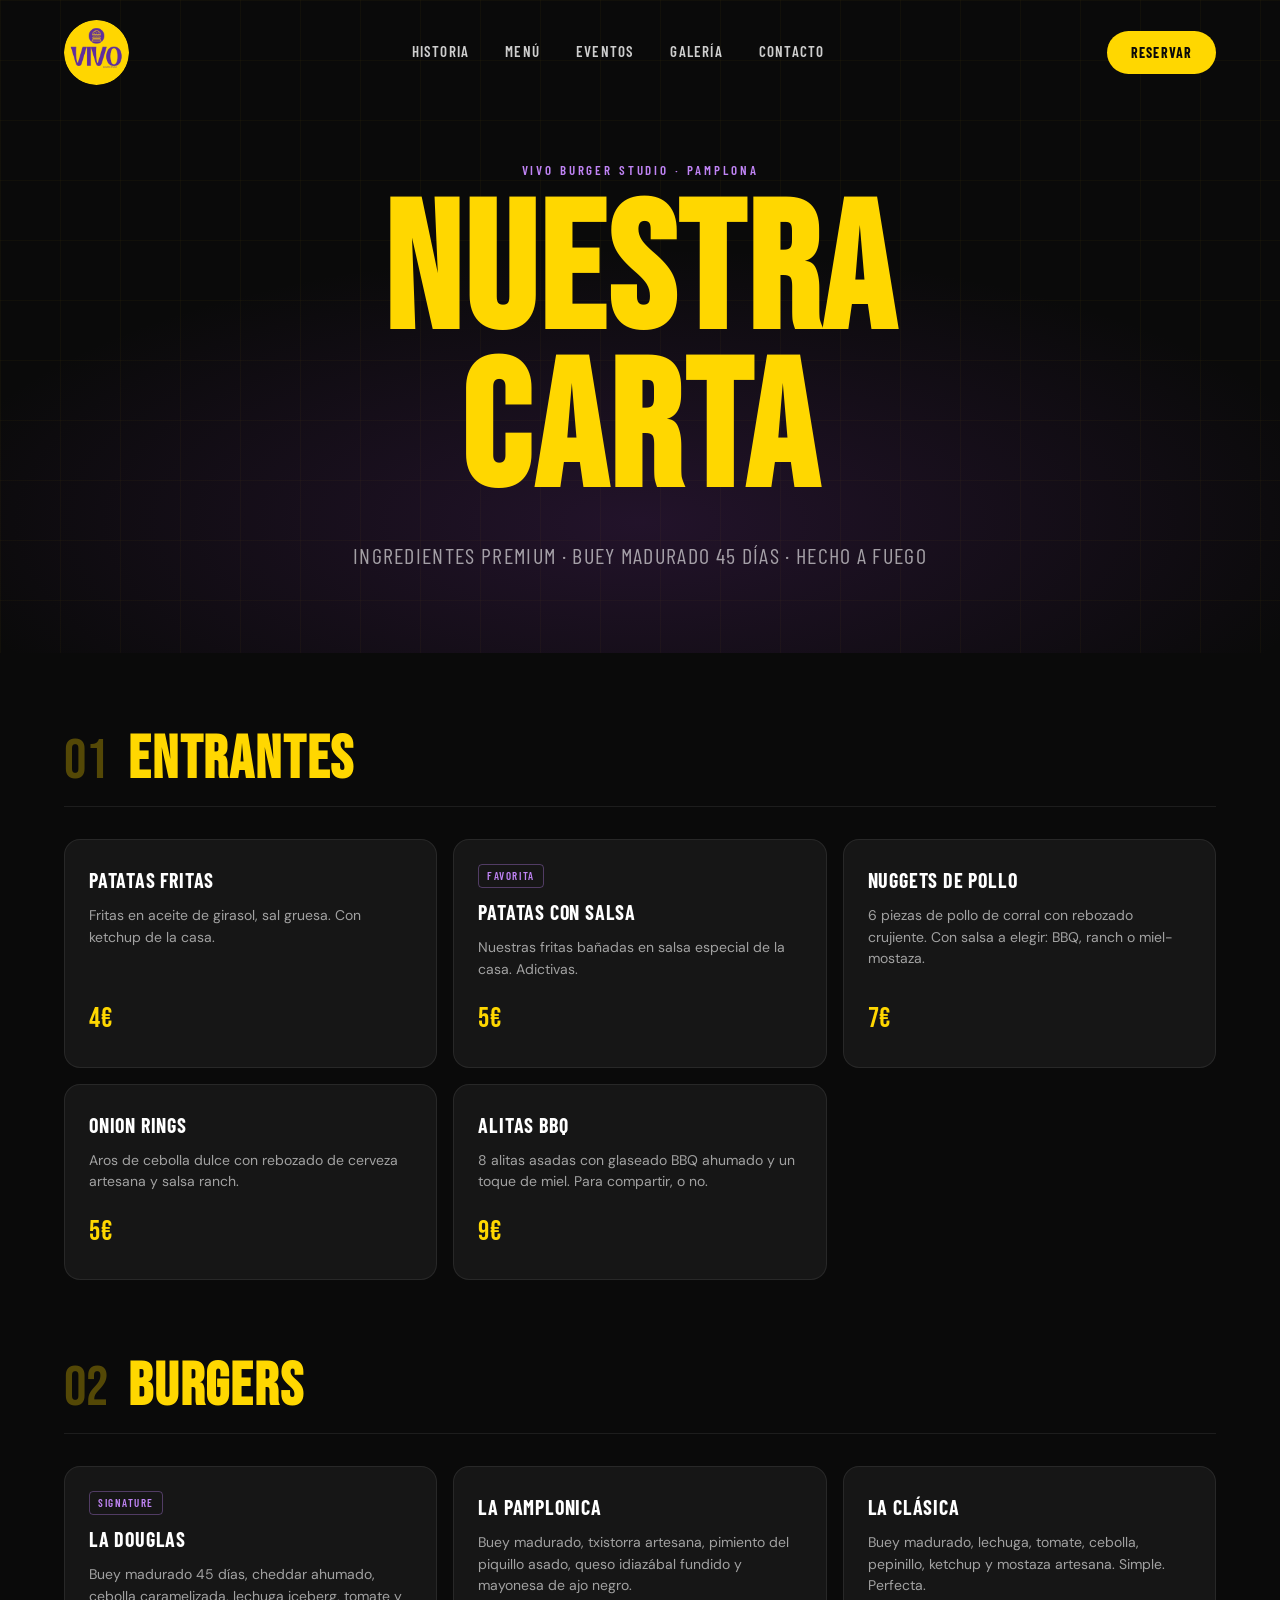
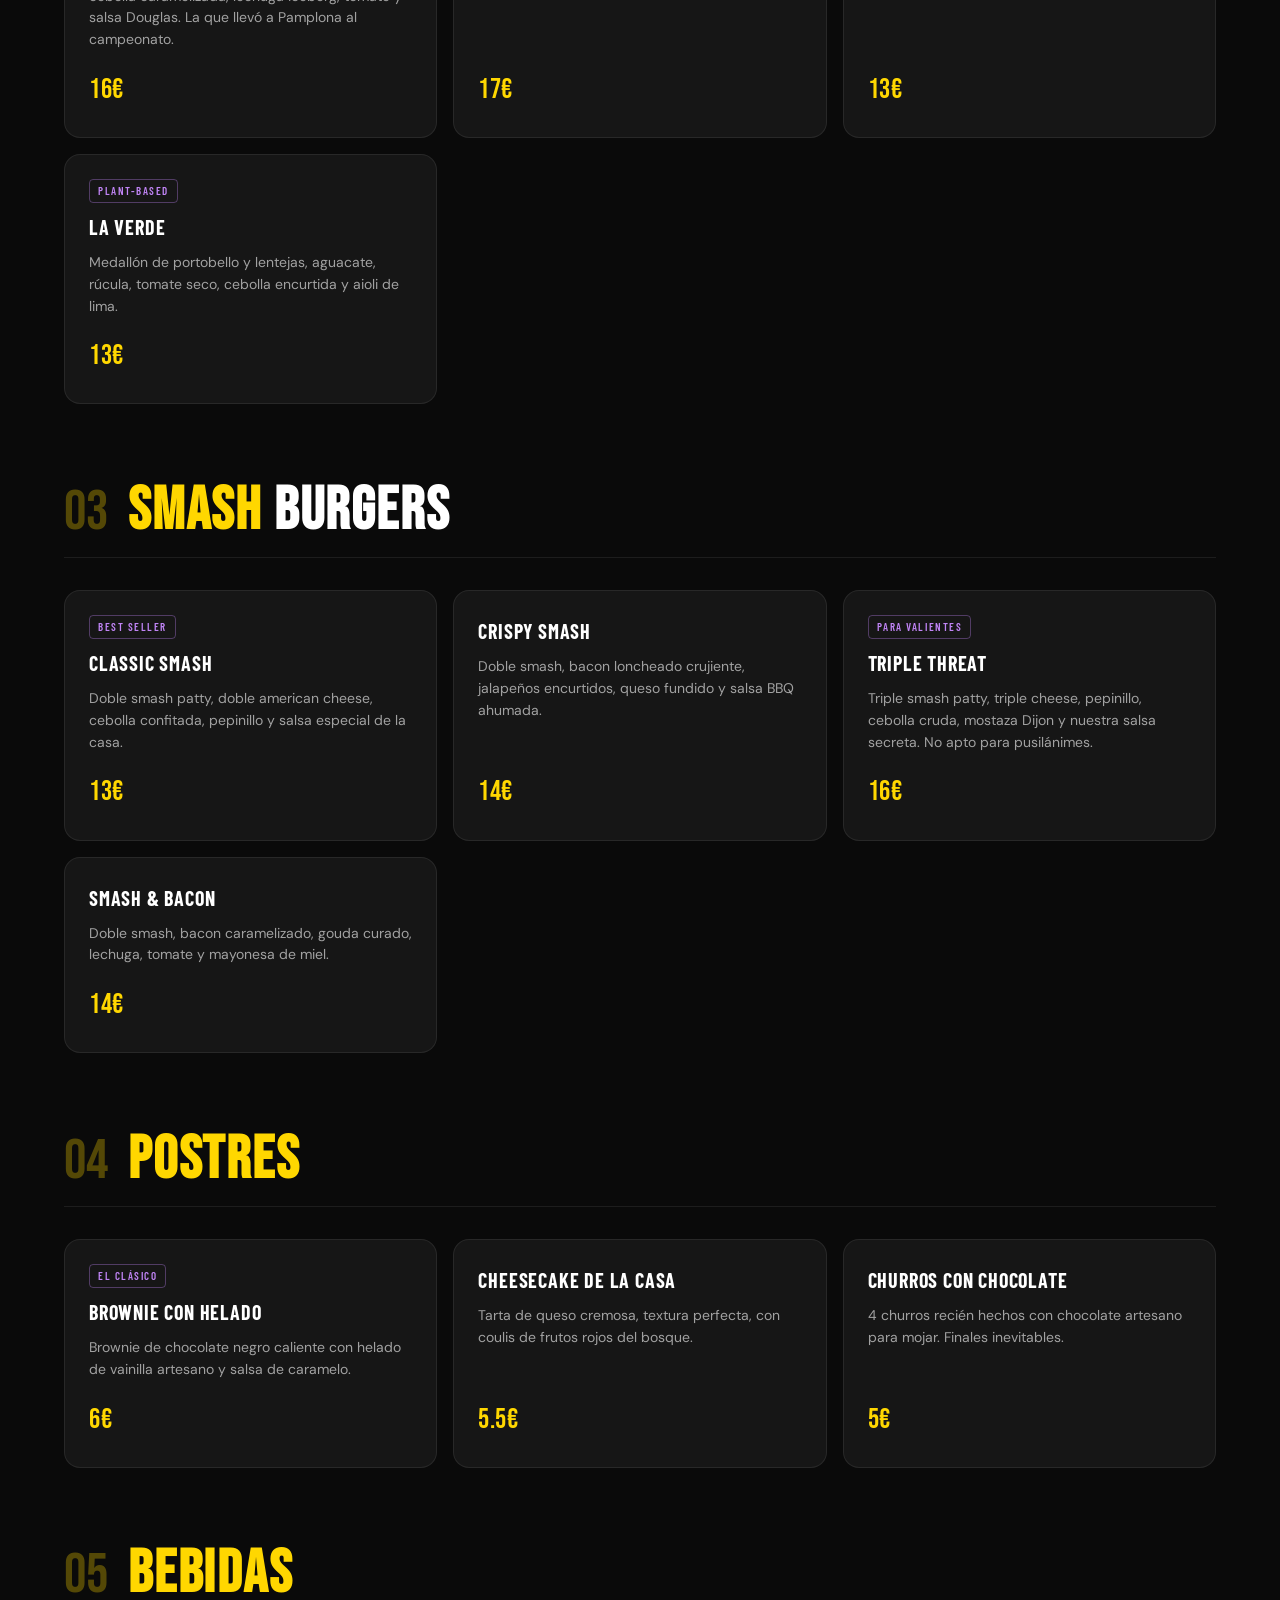
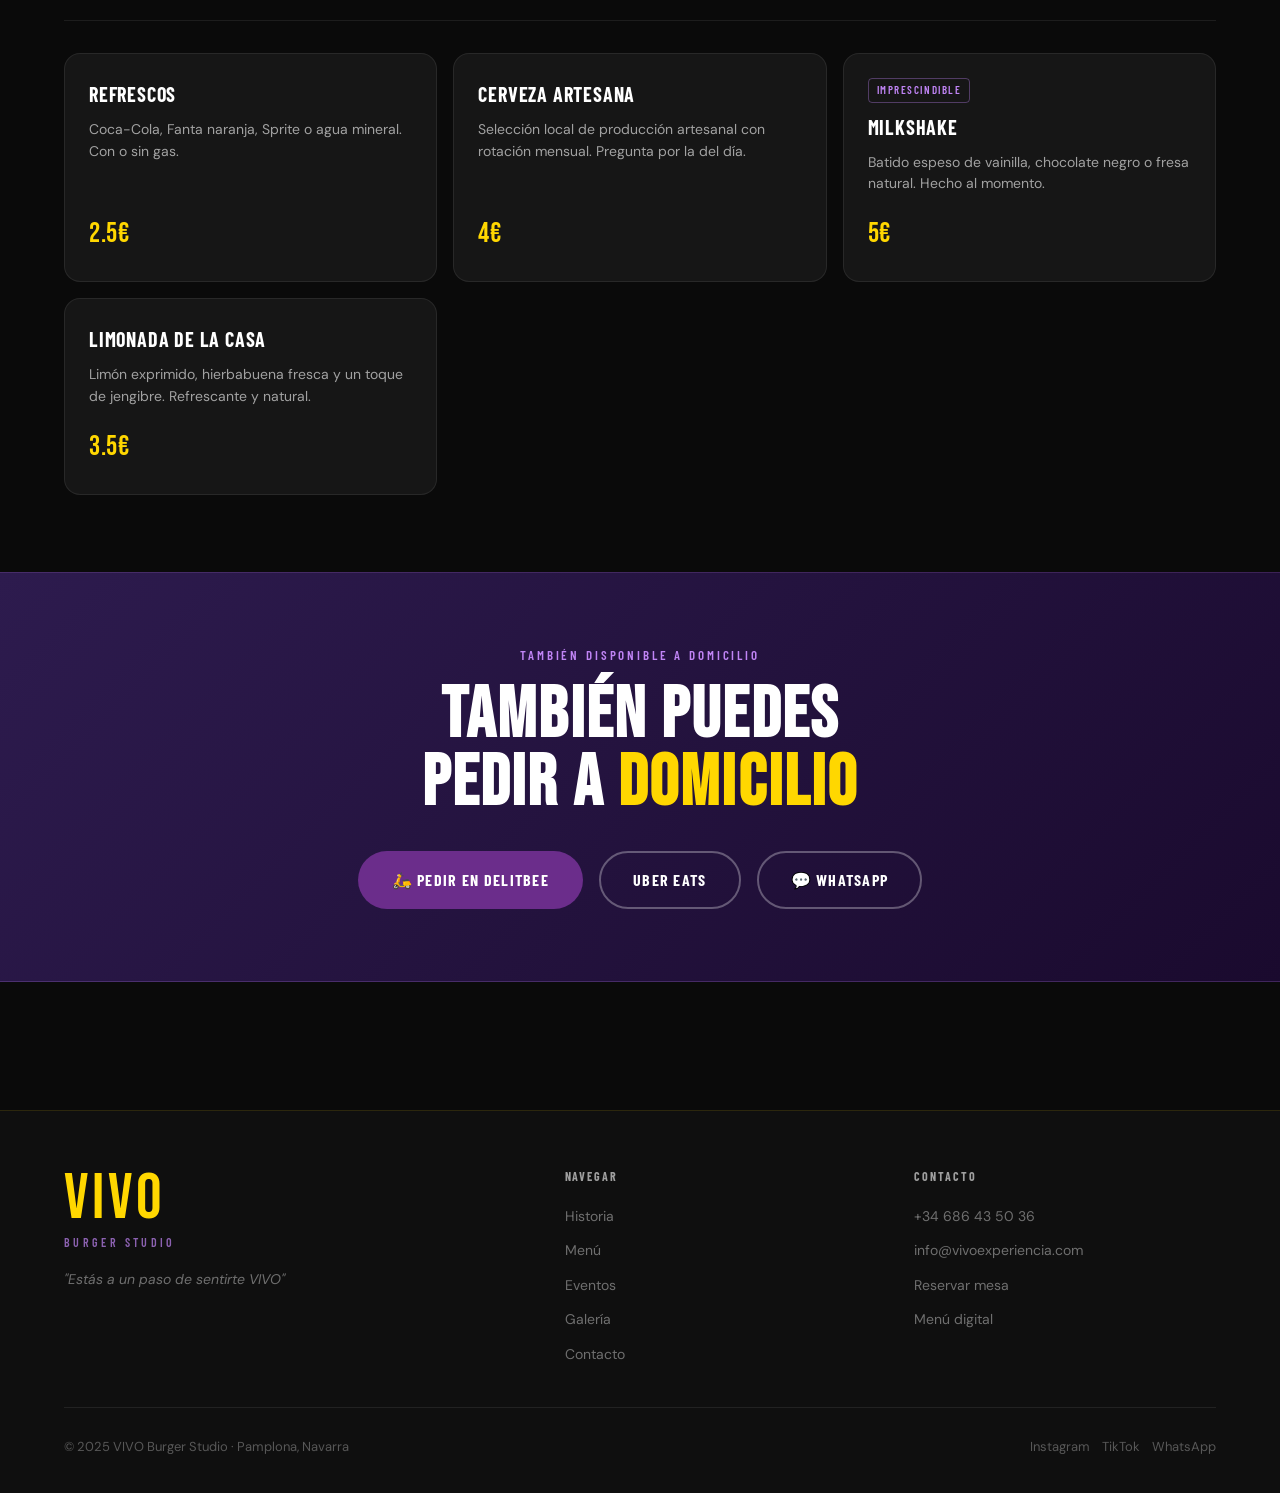
<file: menu.html>
<!DOCTYPE html>
<html lang="es">
<head>
  <meta charset="UTF-8">
  <meta name="viewport" content="width=device-width, initial-scale=1.0">
  <title>Nuestra Carta — VIVO Burger Studio · Pamplona</title>
  <meta name="description" content="La carta de VIVO Burger Studio. Burgers de buey madurado 45 días, smash burgers, entrantes, bebidas y postres. Pamplona.">
  <meta name="theme-color" content="#0a0a0a">

  <!-- Open Graph -->
  <meta property="og:title" content="Nuestra Carta — VIVO Burger Studio">
  <meta property="og:description" content="Burgers premium en Pamplona. Buey madurado 45 días, ingredientes de primera.">
  <meta property="og:type" content="website">

  <!-- Fonts -->
  <link rel="preconnect" href="https://fonts.googleapis.com">
  <link rel="preconnect" href="https://fonts.gstatic.com" crossorigin>
  <link href="https://fonts.googleapis.com/css2?family=Bebas+Neue&family=Barlow+Condensed:wght@400;600;700&family=DM+Sans:ital,wght@0,300;0,400;0,500;1,400&display=swap" rel="stylesheet">

  <link rel="icon" type="image/jpeg" href="assets/images/photo_5938214834652515578_x.jpg">
  <link rel="apple-touch-icon" href="assets/images/photo_5938214834652515578_x.jpg">

  <link rel="stylesheet" href="assets/css/styles.css">
</head>
<body>

  <!-- ── Navigation ──────────────────────────── -->
  <nav class="nav" id="nav" role="navigation" aria-label="Navegación principal">
    <a href="index.html" class="nav-logo" aria-label="VIVO Burger Studio — Inicio">
      <img src="assets/images/photo_5938214834652515578_x.jpg" alt="VIVO Burger Studio" class="nav-logo-img">
    </a>

    <ul class="nav-links" role="list">
      <li><a href="index.html#historia">Historia</a></li>
      <li><a href="menu.html" aria-current="page">Menú</a></li>
      <li><a href="index.html#eventos">Eventos</a></li>
      <li><a href="index.html#galeria">Galería</a></li>
      <li><a href="index.html#contacto">Contacto</a></li>
    </ul>

    <a href="https://restaurante.covermanager.com/vivo-burger/" target="_blank" rel="noopener" class="btn btn-yellow nav-cta">
      Reservar
    </a>

    <button class="nav-hamburger" id="hamburger" aria-label="Abrir menú" aria-expanded="false" aria-controls="mobile-nav">
      <span></span>
      <span></span>
      <span></span>
    </button>
  </nav>

  <!-- Mobile Navigation -->
  <div class="nav-mobile" id="mobile-nav" role="dialog" aria-label="Menú móvil" aria-modal="true">
    <a href="index.html#historia" class="mobile-nav-link">Historia</a>
    <a href="menu.html" class="mobile-nav-link">Menú</a>
    <a href="index.html#eventos" class="mobile-nav-link">Eventos</a>
    <a href="index.html#galeria" class="mobile-nav-link">Galería</a>
    <a href="index.html#contacto" class="mobile-nav-link">Contacto</a>
    <a href="https://restaurante.covermanager.com/vivo-burger/" target="_blank" rel="noopener" class="btn btn-yellow" style="margin-top:16px;font-size:18px;padding:16px 48px;">
      Reservar
    </a>
  </div>

  <main>

    <!-- ── Mini Hero ─────────────────────────── -->
    <section class="menu-hero" aria-label="Nuestra carta">
      <div class="menu-hero-inner">
        <p class="menu-hero-label">VIVO Burger Studio · Pamplona</p>
        <h1 class="menu-hero-title">NUESTRA<br>CARTA</h1>
        <p class="menu-hero-sub">Ingredientes premium · Buey madurado 45 días · Hecho a fuego</p>
      </div>
    </section>

    <!-- ── Carta ──────────────────────────────── -->
    <section class="carta" aria-label="Carta completa">

      <!-- 01 · Entrantes -->
      <div class="carta-category">
        <header class="category-header">
          <span class="category-number">01</span>
          <h2 class="category-name"><span>Entrantes</span></h2>
        </header>
        <div class="dish-grid">

          <article class="dish-card">
            <p class="dish-name">Patatas Fritas</p>
            <p class="dish-desc">Fritas en aceite de girasol, sal gruesa. Con ketchup de la casa.</p>
            <p class="dish-price">4€</p>
          </article>

          <article class="dish-card">
            <span class="dish-badge">Favorita</span>
            <p class="dish-name">Patatas con Salsa</p>
            <p class="dish-desc">Nuestras fritas bañadas en salsa especial de la casa. Adictivas.</p>
            <p class="dish-price">5€</p>
          </article>

          <article class="dish-card">
            <p class="dish-name">Nuggets de Pollo</p>
            <p class="dish-desc">6 piezas de pollo de corral con rebozado crujiente. Con salsa a elegir: BBQ, ranch o miel-mostaza.</p>
            <p class="dish-price">7€</p>
          </article>

          <article class="dish-card">
            <p class="dish-name">Onion Rings</p>
            <p class="dish-desc">Aros de cebolla dulce con rebozado de cerveza artesana y salsa ranch.</p>
            <p class="dish-price">5€</p>
          </article>

          <article class="dish-card">
            <p class="dish-name">Alitas BBQ</p>
            <p class="dish-desc">8 alitas asadas con glaseado BBQ ahumado y un toque de miel. Para compartir, o no.</p>
            <p class="dish-price">9€</p>
          </article>

        </div>
      </div>

      <!-- 02 · Burgers -->
      <div class="carta-category">
        <header class="category-header">
          <span class="category-number">02</span>
          <h2 class="category-name"><span>Burgers</span></h2>
        </header>
        <div class="dish-grid">

          <article class="dish-card">
            <span class="dish-badge">Signature</span>
            <p class="dish-name">La Douglas</p>
            <p class="dish-desc">Buey madurado 45 días, cheddar ahumado, cebolla caramelizada, lechuga iceberg, tomate y salsa Douglas. La que llevó a Pamplona al campeonato.</p>
            <p class="dish-price">16€</p>
          </article>

          <article class="dish-card">
            <p class="dish-name">La Pamplonica</p>
            <p class="dish-desc">Buey madurado, txistorra artesana, pimiento del piquillo asado, queso idiazábal fundido y mayonesa de ajo negro.</p>
            <p class="dish-price">17€</p>
          </article>

          <article class="dish-card">
            <p class="dish-name">La Clásica</p>
            <p class="dish-desc">Buey madurado, lechuga, tomate, cebolla, pepinillo, ketchup y mostaza artesana. Simple. Perfecta.</p>
            <p class="dish-price">13€</p>
          </article>

          <article class="dish-card">
            <span class="dish-badge">Plant-based</span>
            <p class="dish-name">La Verde</p>
            <p class="dish-desc">Medallón de portobello y lentejas, aguacate, rúcula, tomate seco, cebolla encurtida y aioli de lima.</p>
            <p class="dish-price">13€</p>
          </article>

        </div>
      </div>

      <!-- 03 · Smash Burgers -->
      <div class="carta-category">
        <header class="category-header">
          <span class="category-number">03</span>
          <h2 class="category-name"><span>Smash</span> Burgers</h2>
        </header>
        <div class="dish-grid">

          <article class="dish-card">
            <span class="dish-badge">Best seller</span>
            <p class="dish-name">Classic Smash</p>
            <p class="dish-desc">Doble smash patty, doble american cheese, cebolla confitada, pepinillo y salsa especial de la casa.</p>
            <p class="dish-price">13€</p>
          </article>

          <article class="dish-card">
            <p class="dish-name">Crispy Smash</p>
            <p class="dish-desc">Doble smash, bacon loncheado crujiente, jalapeños encurtidos, queso fundido y salsa BBQ ahumada.</p>
            <p class="dish-price">14€</p>
          </article>

          <article class="dish-card">
            <span class="dish-badge">Para valientes</span>
            <p class="dish-name">Triple Threat</p>
            <p class="dish-desc">Triple smash patty, triple cheese, pepinillo, cebolla cruda, mostaza Dijon y nuestra salsa secreta. No apto para pusilánimes.</p>
            <p class="dish-price">16€</p>
          </article>

          <article class="dish-card">
            <p class="dish-name">Smash & Bacon</p>
            <p class="dish-desc">Doble smash, bacon caramelizado, gouda curado, lechuga, tomate y mayonesa de miel.</p>
            <p class="dish-price">14€</p>
          </article>

        </div>
      </div>

      <!-- 04 · Postres -->
      <div class="carta-category">
        <header class="category-header">
          <span class="category-number">04</span>
          <h2 class="category-name"><span>Postres</span></h2>
        </header>
        <div class="dish-grid">

          <article class="dish-card">
            <span class="dish-badge">El clásico</span>
            <p class="dish-name">Brownie con Helado</p>
            <p class="dish-desc">Brownie de chocolate negro caliente con helado de vainilla artesano y salsa de caramelo.</p>
            <p class="dish-price">6€</p>
          </article>

          <article class="dish-card">
            <p class="dish-name">Cheesecake de la Casa</p>
            <p class="dish-desc">Tarta de queso cremosa, textura perfecta, con coulis de frutos rojos del bosque.</p>
            <p class="dish-price">5.5€</p>
          </article>

          <article class="dish-card">
            <p class="dish-name">Churros con Chocolate</p>
            <p class="dish-desc">4 churros recién hechos con chocolate artesano para mojar. Finales inevitables.</p>
            <p class="dish-price">5€</p>
          </article>

        </div>
      </div>

      <!-- 05 · Bebidas -->
      <div class="carta-category">
        <header class="category-header">
          <span class="category-number">05</span>
          <h2 class="category-name"><span>Bebidas</span></h2>
        </header>
        <div class="dish-grid">

          <article class="dish-card">
            <p class="dish-name">Refrescos</p>
            <p class="dish-desc">Coca-Cola, Fanta naranja, Sprite o agua mineral. Con o sin gas.</p>
            <p class="dish-price">2.5€</p>
          </article>

          <article class="dish-card">
            <p class="dish-name">Cerveza Artesana</p>
            <p class="dish-desc">Selección local de producción artesanal con rotación mensual. Pregunta por la del día.</p>
            <p class="dish-price">4€</p>
          </article>

          <article class="dish-card">
            <span class="dish-badge">Imprescindible</span>
            <p class="dish-name">Milkshake</p>
            <p class="dish-desc">Batido espeso de vainilla, chocolate negro o fresa natural. Hecho al momento.</p>
            <p class="dish-price">5€</p>
          </article>

          <article class="dish-card">
            <p class="dish-name">Limonada de la Casa</p>
            <p class="dish-desc">Limón exprimido, hierbabuena fresca y un toque de jengibre. Refrescante y natural.</p>
            <p class="dish-price">3.5€</p>
          </article>

        </div>
      </div>

      <!-- Banner Delivery -->
      <div class="delivery-banner">
        <p class="delivery-banner-label">También disponible a domicilio</p>
        <h2 class="delivery-banner-title">TAMBIÉN PUEDES<br>PEDIR A <span>DOMICILIO</span></h2>
        <div class="delivery-banner-actions">
          <!-- SUSTITUIR por enlace de Delitbee cuando esté disponible -->
          <a href="#" target="_blank" rel="noopener" class="btn btn-purple">
            🛵 Pedir en Delitbee
          </a>
          <a href="https://www.ubereats.com/es/store/vivo-burger/3-VKvA9oWkqchiAltjQ9Mw"
             target="_blank" rel="noopener" class="btn btn-outline">
            Uber Eats
          </a>
          <a href="https://wa.me/34686435036?text=Hola!%20Quiero%20hacer%20un%20pedido%20de%20VIVO%20Burger"
             target="_blank" rel="noopener" class="btn btn-outline">
            💬 WhatsApp
          </a>
        </div>
      </div>

    </section>

  </main>

  <!-- ── Footer ─────────────────────────────── -->
  <footer class="footer" role="contentinfo">
    <div class="footer-inner">
      <div class="footer-brand">
        <div class="vivo">VIVO</div>
        <div class="burger-studio">Burger Studio</div>
        <p class="footer-tagline">"Estás a un paso de sentirte VIVO"</p>
      </div>

      <div>
        <p class="footer-col-title">Navegar</p>
        <ul class="footer-links" role="list">
          <li><a href="index.html#historia">Historia</a></li>
          <li><a href="menu.html">Menú</a></li>
          <li><a href="index.html#eventos">Eventos</a></li>
          <li><a href="index.html#galeria">Galería</a></li>
          <li><a href="index.html#contacto">Contacto</a></li>
        </ul>
      </div>

      <div>
        <p class="footer-col-title">Contacto</p>
        <ul class="footer-links" role="list">
          <li><a href="tel:+34686435036">+34 686 43 50 36</a></li>
          <li><a href="mailto:info@vivoexperiencia.com">info@vivoexperiencia.com</a></li>
          <li><a href="https://restaurante.covermanager.com/vivo-burger/" target="_blank" rel="noopener">Reservar mesa</a></li>
          <li><a href="https://r.qamarero.com/vivo-burger" target="_blank" rel="noopener">Menú digital</a></li>
        </ul>
      </div>
    </div>

    <div class="footer-bottom">
      <p class="footer-copy">© 2025 VIVO Burger Studio · Pamplona, Navarra</p>
      <div class="footer-bottom-socials">
        <a href="https://www.instagram.com/vivoburger/" target="_blank" rel="noopener" aria-label="Instagram">Instagram</a>
        <a href="https://www.tiktok.com/@vivo.burger" target="_blank" rel="noopener" aria-label="TikTok">TikTok</a>
        <a href="https://wa.me/34686435036" target="_blank" rel="noopener" aria-label="WhatsApp">WhatsApp</a>
      </div>
    </div>
  </footer>

  <script src="assets/js/main.js" defer></script>
</body>
</html>
</file>
<file: assets/css/styles.css>
/* ================================================
   VIVO BURGER STUDIO — Stylesheet
   Design: Dark/Yellow/Purple — Premium Street Food
================================================ */

/* ── Design Tokens ─────────────────────────────── */
:root {
  /* Colors */
  --yellow:       #FFD700;
  --yellow-dark:  #E6C200;
  --yellow-dim:   rgba(255, 215, 0, 0.10);
  --yellow-glow:  rgba(255, 215, 0, 0.22);
  --yellow-glow2: rgba(255, 215, 0, 0.08);
  --purple:       #6B21A8;
  --purple-light: #9333EA;
  --purple-dark:  #4A1775;
  --purple-dim:   rgba(107, 33, 168, 0.20);
  --black:        #0a0a0a;
  --black-1:      #0f0f0f;
  --black-2:      #161616;
  --black-3:      #1e1e1e;
  --black-4:      #252525;
  --white:        #FFFFFF;
  --white-80:     rgba(255, 255, 255, 0.80);
  --white-60:     rgba(255, 255, 255, 0.60);
  --white-30:     rgba(255, 255, 255, 0.30);
  --white-10:     rgba(255, 255, 255, 0.08);
  --white-40:     rgba(255, 255, 255, 0.40);

  /* Typography */
  --font-display:   'Bebas Neue', sans-serif;
  --font-condensed: 'Barlow Condensed', sans-serif;
  --font-body:      'DM Sans', sans-serif;

  /* Layout */
  --max-width:          1280px;
  --container-px:       clamp(20px, 5vw, 80px);
  --section-py:         clamp(80px, 10vw, 130px);

  /* Easing (Emil Design Engineering) */
  --ease-out:     cubic-bezier(0.23, 1, 0.32, 1);
  --ease-in-out:  cubic-bezier(0.77, 0, 0.175, 1);

  /* Radii */
  --r-sm:  4px;
  --r-md:  8px;
  --r-lg:  16px;
  --r-xl:  24px;
  --r-pill: 100px;
}

/* ── Reset & Base ───────────────────────────────── */
*, *::before, *::after { box-sizing: border-box; margin: 0; padding: 0; }

html {
  scroll-behavior: smooth;
  font-size: 16px;
  -webkit-text-size-adjust: 100%;
}

body {
  background: var(--black);
  color: var(--white);
  font-family: var(--font-body);
  font-weight: 400;
  line-height: 1.65;
  overflow-x: hidden;
  -webkit-font-smoothing: antialiased;
}

img {
  display: block;
  max-width: 100%;
  height: auto;
}

a {
  color: inherit;
  text-decoration: none;
}

ul { list-style: none; }

button {
  cursor: pointer;
  border: none;
  background: none;
  font: inherit;
}

/* ── Utility ─────────────────────────────────── */
.container {
  max-width: var(--max-width);
  margin: 0 auto;
  padding: 0 var(--container-px);
}

.section-label {
  display: inline-flex;
  align-items: center;
  gap: 10px;
  font-family: var(--font-condensed);
  font-weight: 600;
  font-size: 13px;
  letter-spacing: 0.14em;
  text-transform: uppercase;
  color: var(--yellow);
  margin-bottom: 18px;
}

.section-label::before {
  content: '';
  width: 28px;
  height: 2px;
  background: var(--yellow);
  flex-shrink: 0;
}

.section-title {
  font-family: var(--font-display);
  font-size: clamp(56px, 8vw, 110px);
  line-height: 0.92;
  letter-spacing: 0.01em;
  text-transform: uppercase;
  color: var(--white);
}

.section-title span {
  color: var(--yellow);
}

.section-desc {
  font-family: var(--font-body);
  font-size: clamp(16px, 1.8vw, 18px);
  color: var(--white-60);
  line-height: 1.7;
  max-width: 560px;
}

/* ── Scroll Reveal Animations ────────────────── */
.reveal {
  opacity: 0;
  transform: translateY(28px);
  transition: opacity 650ms var(--ease-out), transform 650ms var(--ease-out);
}

.reveal.visible {
  opacity: 1;
  transform: translateY(0);
}

.reveal-left {
  opacity: 0;
  transform: translateX(-30px);
  transition: opacity 650ms var(--ease-out), transform 650ms var(--ease-out);
}

.reveal-left.visible {
  opacity: 1;
  transform: translateX(0);
}

.reveal-right {
  opacity: 0;
  transform: translateX(30px);
  transition: opacity 650ms var(--ease-out), transform 650ms var(--ease-out);
}

.reveal-right.visible {
  opacity: 1;
  transform: translateX(0);
}

.reveal-delay-1 { transition-delay: 80ms; }
.reveal-delay-2 { transition-delay: 160ms; }
.reveal-delay-3 { transition-delay: 240ms; }
.reveal-delay-4 { transition-delay: 320ms; }
.reveal-delay-5 { transition-delay: 400ms; }

@media (prefers-reduced-motion: reduce) {
  .reveal, .reveal-left, .reveal-right {
    transition: opacity 400ms ease;
    transform: none !important;
  }
}

/* ── Buttons ─────────────────────────────────── */
.btn {
  display: inline-flex;
  align-items: center;
  justify-content: center;
  gap: 8px;
  font-family: var(--font-condensed);
  font-weight: 700;
  font-size: 16px;
  letter-spacing: 0.08em;
  text-transform: uppercase;
  padding: 14px 32px;
  border-radius: var(--r-pill);
  cursor: pointer;
  transition: transform 200ms var(--ease-out), box-shadow 200ms var(--ease-out), background 200ms ease;
}

.btn:active {
  transform: scale(0.97);
}

.btn-yellow {
  background: var(--yellow);
  color: var(--black);
}

@media (hover: hover) and (pointer: fine) {
  .btn-yellow:hover {
    background: var(--yellow-dark);
    box-shadow: 0 8px 32px var(--yellow-glow);
    transform: translateY(-2px);
  }
}

.btn-outline {
  background: transparent;
  color: var(--white);
  border: 2px solid var(--white-30);
}

.hero-ctas .btn-outline {
  color: #c084f5;
  border-color: #c084f5;
}

@media (hover: hover) and (pointer: fine) {
  .btn-outline:hover {
    border-color: var(--yellow);
    color: var(--yellow);
    transform: translateY(-2px);
  }
}

.btn-purple {
  background: var(--purple);
  color: var(--white);
}

@media (hover: hover) and (pointer: fine) {
  .btn-purple:hover {
    background: var(--purple-light);
    box-shadow: 0 8px 32px var(--purple-dim);
    transform: translateY(-2px);
  }
}

.btn-dark {
  background: var(--black-3);
  color: var(--white);
  border: 1px solid var(--white-10);
}

@media (hover: hover) and (pointer: fine) {
  .btn-dark:hover {
    background: var(--black-4);
    border-color: var(--yellow);
    color: var(--yellow);
    transform: translateY(-2px);
  }
}

/* ── Navigation ──────────────────────────────── */
.nav {
  position: fixed;
  top: 0;
  left: 0;
  right: 0;
  z-index: 100;
  padding: 20px var(--container-px);
  display: flex;
  align-items: center;
  justify-content: space-between;
  transition: background 300ms ease, backdrop-filter 300ms ease, padding 300ms ease, box-shadow 300ms ease;
}

.nav.scrolled {
  background: rgba(10, 10, 10, 0.92);
  backdrop-filter: blur(20px);
  -webkit-backdrop-filter: blur(20px);
  padding-top: 14px;
  padding-bottom: 14px;
  box-shadow: 0 1px 0 var(--white-10);
}

.nav-logo {
  display: flex;
  align-items: center;
}

.nav-logo-img {
  height: 65px;
  width: auto;
  object-fit: contain;
  display: block;
  border-radius: 50%;
}

.nav-links {
  display: flex;
  align-items: center;
  gap: 36px;
}

.nav-links a {
  font-family: var(--font-condensed);
  font-weight: 600;
  font-size: 15px;
  letter-spacing: 0.08em;
  text-transform: uppercase;
  color: var(--white-80);
  transition: color 200ms ease;
  position: relative;
}

.nav-links a::after {
  content: '';
  position: absolute;
  bottom: -3px;
  left: 0;
  width: 0;
  height: 2px;
  background: var(--yellow);
  transition: width 250ms var(--ease-out);
}

@media (hover: hover) and (pointer: fine) {
  .nav-links a:hover {
    color: var(--yellow);
  }
  .nav-links a:hover::after {
    width: 100%;
  }
}

.nav-cta {
  padding: 10px 24px;
  font-size: 14px;
}

/* Hamburger */
.nav-hamburger {
  display: none;
  flex-direction: column;
  gap: 5px;
  padding: 8px;
  cursor: pointer;
  background: none;
  border: none;
  z-index: 101;
}

.nav-hamburger span {
  display: block;
  width: 24px;
  height: 2px;
  background: var(--white);
  transition: transform 300ms var(--ease-out), opacity 200ms ease, width 300ms var(--ease-out);
  transform-origin: center;
}

.nav-hamburger.active span:nth-child(1) {
  transform: translateY(7px) rotate(45deg);
}
.nav-hamburger.active span:nth-child(2) {
  opacity: 0;
  width: 0;
}
.nav-hamburger.active span:nth-child(3) {
  transform: translateY(-7px) rotate(-45deg);
}

/* Mobile menu overlay */
.nav-mobile {
  position: fixed;
  inset: 0;
  background: var(--black);
  z-index: 99;
  display: flex;
  flex-direction: column;
  align-items: center;
  justify-content: center;
  gap: 40px;
  opacity: 0;
  pointer-events: none;
  transform: translateY(-20px);
  transition: opacity 350ms var(--ease-out), transform 350ms var(--ease-out);
}

.nav-mobile.open {
  opacity: 1;
  pointer-events: all;
  transform: translateY(0);
}

.nav-mobile a {
  font-family: var(--font-display);
  font-size: clamp(36px, 8vw, 56px);
  color: var(--white);
  letter-spacing: 0.05em;
  transition: color 200ms ease;
}

@media (hover: hover) and (pointer: fine) {
  .nav-mobile a:hover {
    color: var(--yellow);
  }
}

/* ── Hero Section ───────────────────────────── */
.hero {
  position: relative;
  min-height: 100vh;
  display: flex;
  align-items: center;
  justify-content: center;
  background: var(--black);
  overflow: hidden;
}

/* Subtle noise overlay for cinematic texture */
.hero::before {
  content: '';
  position: absolute;
  inset: 0;
  background-image:
    linear-gradient(rgba(255,215,0,0.025) 1px, transparent 1px),
    linear-gradient(90deg, rgba(255,215,0,0.025) 1px, transparent 1px);
  background-size: 80px 80px;
  transform: rotate(-3deg) scale(1.3);
  pointer-events: none;
  z-index: 1;
}

/* Dark gradient over photo */
.hero::after {
  content: '';
  position: absolute;
  inset: 0;
  background:
    radial-gradient(ellipse 80% 60% at 50% 55%, rgba(107,33,168,0.18) 0%, transparent 70%),
    linear-gradient(to bottom, rgba(10,10,10,0.55) 0%, rgba(10,10,10,0.30) 40%, rgba(10,10,10,0.75) 100%);
  pointer-events: none;
  z-index: 1;
}

/* Photo background */
.hero-photo-bg {
  position: absolute;
  inset: 0;
  z-index: 0;
}

.hero-photo-bg img {
  width: 100%;
  height: 100%;
  object-fit: cover;
  object-position: center 30%;
  opacity: 0.22;
  filter: contrast(1.15) saturate(0.6);
  display: block;
}

.hero-bg-text {
  position: absolute;
  top: 50%;
  left: 50%;
  transform: translate(-50%, -50%);
  font-family: var(--font-display);
  font-size: clamp(200px, 35vw, 500px);
  color: rgba(255, 215, 0, 0.05);
  letter-spacing: -0.02em;
  white-space: nowrap;
  pointer-events: none;
  user-select: none;
  line-height: 1;
  z-index: 2;
}

.hero-content {
  position: relative;
  z-index: 3;
  text-align: center;
  padding: 120px var(--container-px) 80px;
  display: flex;
  flex-direction: column;
  align-items: center;
  gap: 0;
}

.hero-badge {
  display: inline-flex;
  align-items: center;
  gap: 8px;
  background: rgba(255,215,0,0.12);
  border: 1px solid rgba(255,215,0,0.35);
  border-radius: var(--r-pill);
  padding: 8px 22px;
  font-family: var(--font-condensed);
  font-weight: 700;
  font-size: 13px;
  letter-spacing: 0.16em;
  text-transform: uppercase;
  color: var(--yellow);
  margin-bottom: 28px;
  backdrop-filter: blur(8px);
  -webkit-backdrop-filter: blur(8px);

  opacity: 0;
  transform: translateY(12px) scale(0.97);
}

.hero-badge::before {
  content: '';
  width: 6px;
  height: 6px;
  background: var(--yellow);
  border-radius: 50%;
  animation: pulse 2s ease-in-out infinite;
}

@keyframes pulse {
  0%, 100% { opacity: 1; transform: scale(1); }
  50% { opacity: 0.4; transform: scale(0.8); }
}

.hero-logo-text {
  display: flex;
  flex-direction: column;
  align-items: center;
  line-height: 1;
  margin-bottom: 24px;
}

.hero-logo-text .vivo {
  font-family: var(--font-display);
  font-size: clamp(90px, 18vw, 220px);
  color: var(--yellow);
  letter-spacing: 0.04em;
  line-height: 0.9;
  text-shadow: 0 0 80px rgba(255,215,0,0.25);
  opacity: 0;
}

.hero-logo-text .burger-studio {
  font-family: var(--font-condensed);
  font-weight: 700;
  font-size: clamp(16px, 3vw, 32px);
  letter-spacing: 0.38em;
  text-transform: uppercase;
  color: #c084f5;
  margin-top: 4px;
  opacity: 0;
}

.hero-tagline {
  font-family: var(--font-body);
  font-size: clamp(18px, 2.5vw, 24px);
  color: rgba(192,132,245,0.9);
  letter-spacing: 0.02em;
  margin-bottom: 44px;
  font-style: italic;
  text-shadow: 0 0 40px rgba(192,132,245,0.3);

  opacity: 0;
}

.hero-tagline em {
  color: var(--yellow);
  font-style: italic;
}

.hero-ctas {
  display: flex;
  align-items: center;
  gap: 16px;
  flex-wrap: wrap;
  justify-content: center;

  opacity: 0;
  transform: translateY(20px);
}

@keyframes heroEntry {
  to {
    opacity: 1;
    transform: translateY(0) scale(1);
  }
}

@keyframes heroLogoEntry {
  from { opacity: 0; transform: scale(0.6); }
  to   { opacity: 1; transform: scale(1); }
}

@keyframes vivoDrop {
  0%   { opacity: 0; transform: translateY(-120px); }
  55%  { opacity: 1; transform: translateY(10px); }
  70%  { transform: translateY(-5px); }
  85%  { transform: translateY(3px); }
  100% { opacity: 1; transform: translateY(0); }
}

@keyframes heroFadeIn {
  from { opacity: 0; }
  to   { opacity: 1; }
}

@keyframes heroSlideUp {
  from { opacity: 0; transform: translateY(20px); }
  to   { opacity: 1; transform: translateY(0); }
}

/* Animations only fire once fonts are confirmed loaded */
.hero.fonts-loaded .hero-badge {
  animation: heroEntry 700ms var(--ease-out) 100ms forwards;
}
.hero.fonts-loaded .hero-logo-text .vivo {
  animation: vivoDrop 0.7s linear 200ms forwards;
}
.hero.fonts-loaded .hero-logo-text .burger-studio {
  animation: vivoDrop 0.7s linear 400ms forwards;
}
.hero.fonts-loaded .hero-tagline {
  animation: heroFadeIn 700ms ease-out 500ms forwards;
}
.hero.fonts-loaded .hero-ctas {
  animation: heroSlideUp 700ms ease-out 700ms forwards;
}
.hero.fonts-loaded .hero-scroll {
  animation: heroEntry 700ms var(--ease-out) 900ms forwards;
}

.hero-cta-primary {
  font-size: 17px;
  padding: 16px 40px;
  box-shadow: 0 4px 30px var(--yellow-glow);
}

.hero-scroll {
  position: absolute;
  bottom: 36px;
  left: 50%;
  transform: translateX(-50%);
  display: flex;
  flex-direction: column;
  align-items: center;
  gap: 8px;
  opacity: 0;
  z-index: 3;
}

.hero-scroll span {
  font-family: var(--font-condensed);
  font-size: 11px;
  letter-spacing: 0.18em;
  text-transform: uppercase;
  color: var(--white-30);
}

.hero-scroll-arrow {
  width: 1px;
  height: 40px;
  background: linear-gradient(to bottom, var(--white-30), transparent);
  position: relative;
  overflow: hidden;
}

.hero-scroll-arrow::after {
  content: '';
  position: absolute;
  top: -100%;
  left: 0;
  width: 100%;
  height: 100%;
  background: var(--yellow);
  animation: scrollLine 1.8s ease-in-out infinite;
}

@keyframes scrollLine {
  0% { top: -100%; }
  100% { top: 200%; }
}

/* ── Story Section ──────────────────────────── */
.story {
  padding: var(--section-py) 0;
  background: var(--black-1);
  overflow: hidden;
}

.story-inner {
  display: grid;
  grid-template-columns: 1fr 1fr;
  gap: clamp(40px, 6vw, 100px);
  align-items: center;
}

.story-text {
  padding-left: var(--container-px);
}

.story-body {
  font-size: clamp(16px, 1.6vw, 18px);
  color: var(--white-60);
  line-height: 1.75;
  margin: 24px 0 36px;
}

.story-callout {
  background: var(--yellow-dim);
  border-left: 3px solid var(--yellow);
  border-radius: 0 var(--r-md) var(--r-md) 0;
  padding: 24px 28px;
  margin: 32px 0;
}

.story-callout .callout-title {
  font-family: var(--font-condensed);
  font-weight: 700;
  font-size: 13px;
  letter-spacing: 0.14em;
  text-transform: uppercase;
  color: var(--yellow);
  margin-bottom: 8px;
}

.story-callout p {
  font-size: 15px;
  color: var(--white-80);
  line-height: 1.6;
}

.story-founders {
  display: flex;
  gap: 24px;
  flex-wrap: wrap;
  margin-top: 36px;
}

.founder-card {
  display: flex;
  align-items: center;
  gap: 12px;
  background: var(--black-2);
  border: 1px solid var(--white-10);
  border-radius: var(--r-md);
  padding: 14px 18px;
  transition: border-color 250ms ease;
}

@media (hover: hover) and (pointer: fine) {
  .founder-card:hover {
    border-color: var(--yellow);
  }
}

.founder-avatar {
  width: 40px;
  height: 40px;
  background: linear-gradient(135deg, var(--purple), var(--purple-light));
  border-radius: 50%;
  display: flex;
  align-items: center;
  justify-content: center;
  font-family: var(--font-condensed);
  font-weight: 700;
  font-size: 14px;
  color: var(--white);
  flex-shrink: 0;
}

.founder-info .name {
  font-family: var(--font-condensed);
  font-weight: 700;
  font-size: 15px;
  color: var(--white);
  line-height: 1.2;
}

.founder-info .handle {
  font-size: 13px;
  color: var(--white-60);
}

.story-image-wrap {
  position: relative;
  padding-right: var(--container-px);
}

.story-image-wrap img {
  width: 100%;
  height: clamp(400px, 55vw, 680px);
  object-fit: cover;
  border-radius: var(--r-lg);
  display: block;
}

.story-image-badge {
  position: absolute;
  bottom: 30px;
  left: 0;
  background: var(--yellow);
  color: var(--black);
  border-radius: 0 var(--r-md) var(--r-md) 0;
  padding: 16px 24px;
}

.story-image-badge .badge-big {
  font-family: var(--font-display);
  font-size: 42px;
  line-height: 1;
  color: var(--black);
}

.story-image-badge .badge-small {
  font-family: var(--font-condensed);
  font-weight: 700;
  font-size: 11px;
  letter-spacing: 0.12em;
  text-transform: uppercase;
  color: rgba(0,0,0,0.65);
}

.story-stats {
  display: flex;
  gap: 0;
  margin-top: clamp(40px, 6vw, 80px);
  border-top: 1px solid var(--white-10);
  padding-top: 40px;
}

.story-stats .stat {
  flex: 1;
  text-align: center;
  padding: 0 20px;
  border-right: 1px solid var(--white-10);
}

.story-stats .stat:last-child {
  border-right: none;
}

.stat-number {
  font-family: var(--font-display);
  font-size: clamp(36px, 5vw, 56px);
  color: var(--yellow);
  line-height: 1;
  display: block;
}

.stat-label {
  font-family: var(--font-condensed);
  font-size: 12px;
  letter-spacing: 0.12em;
  text-transform: uppercase;
  color: var(--white-60);
  margin-top: 6px;
  display: block;
}

/* ── Menu Section ───────────────────────────── */
.menu {
  padding: var(--section-py) 0;
  background: var(--black);
}

.menu-header {
  text-align: center;
  margin-bottom: clamp(40px, 5vw, 64px);
}

.menu-header .section-label {
  justify-content: center;
}

.menu-header .section-label::before {
  display: none;
}

/* Tab system */
.menu-tabs {
  display: flex;
  align-items: center;
  justify-content: center;
  gap: 4px;
  background: var(--black-2);
  border: 1px solid var(--white-10);
  border-radius: var(--r-pill);
  padding: 5px;
  width: fit-content;
  margin: 32px auto 56px;
  position: relative;
}

.menu-tab-btn {
  font-family: var(--font-condensed);
  font-weight: 700;
  font-size: 15px;
  letter-spacing: 0.06em;
  text-transform: uppercase;
  color: var(--white-60);
  padding: 10px 28px;
  border-radius: var(--r-pill);
  cursor: pointer;
  background: none;
  border: none;
  transition: color 250ms ease;
  position: relative;
  z-index: 1;
  white-space: nowrap;
}

.menu-tab-btn.active {
  color: var(--black);
}

.menu-tab-indicator {
  position: absolute;
  top: 5px;
  left: 5px;
  height: calc(100% - 10px);
  background: var(--yellow);
  border-radius: var(--r-pill);
  transition: left 280ms var(--ease-out), width 280ms var(--ease-out);
  z-index: 0;
}

/* Menu panels */
.menu-panels {
  position: relative;
}

.menu-panel {
  display: none;
}

.menu-panel.active {
  display: block;
}

.menu-grid {
  display: grid;
  grid-template-columns: repeat(auto-fill, minmax(300px, 1fr));
  gap: 20px;
}

/* Menu item card */
.menu-card {
  background: var(--black-2);
  border: 1px solid var(--white-10);
  border-radius: var(--r-lg);
  padding: 24px;
  transition:
    border-color 250ms ease,
    box-shadow 300ms var(--ease-out),
    transform 300ms var(--ease-out);
  cursor: default;
}

@media (hover: hover) and (pointer: fine) {
  .menu-card:hover {
    border-color: rgba(255,215,0,0.4);
    box-shadow: 0 8px 40px var(--yellow-glow2), inset 0 0 0 1px rgba(255,215,0,0.1);
    transform: translateY(-3px);
  }
}

.menu-card-top {
  display: flex;
  justify-content: space-between;
  align-items: flex-start;
  gap: 12px;
  margin-bottom: 10px;
}

.menu-card-name {
  font-family: var(--font-condensed);
  font-weight: 700;
  font-size: clamp(18px, 2vw, 22px);
  color: var(--white);
  line-height: 1.2;
  flex: 1;
}

.menu-card-price {
  font-family: var(--font-condensed);
  font-weight: 700;
  font-size: 22px;
  color: var(--yellow);
  white-space: nowrap;
  flex-shrink: 0;
}

.menu-card-desc {
  font-size: 14px;
  color: var(--white-60);
  line-height: 1.55;
}

.menu-card-badge {
  display: inline-flex;
  align-items: center;
  gap: 4px;
  margin-top: 14px;
  font-family: var(--font-condensed);
  font-size: 11px;
  font-weight: 600;
  letter-spacing: 0.12em;
  text-transform: uppercase;
  padding: 4px 10px;
  border-radius: var(--r-pill);
}

.badge-limited {
  background: rgba(107,33,168,0.25);
  color: var(--purple-light);
  border: 1px solid rgba(107,33,168,0.4);
}

.badge-popular {
  background: var(--yellow-dim);
  color: var(--yellow);
  border: 1px solid rgba(255,215,0,0.3);
}

.badge-new {
  background: rgba(34, 197, 94, 0.15);
  color: #4ade80;
  border: 1px solid rgba(34, 197, 94, 0.3);
}

/* ── Delivery Section ───────────────────────── */
.delivery {
  padding: var(--section-py) var(--container-px);
  background: var(--yellow);
  position: relative;
  overflow: hidden;
}

.delivery::before {
  content: '';
  position: absolute;
  top: -60px;
  left: 0;
  right: 0;
  height: 80px;
  background: var(--black);
  clip-path: polygon(0 0, 100% 0, 100% 40%, 0 100%);
}

.delivery::after {
  content: '';
  position: absolute;
  bottom: -60px;
  left: 0;
  right: 0;
  height: 80px;
  background: var(--black-1);
  clip-path: polygon(0 60%, 100% 0, 100% 100%, 0 100%);
  z-index: 1;
}

.delivery-inner {
  position: relative;
  z-index: 2;
  max-width: var(--max-width);
  margin: 0 auto;
  display: flex;
  align-items: center;
  justify-content: space-between;
  gap: 40px;
  flex-wrap: wrap;
}

.delivery-text .section-label {
  color: var(--black);
}

.delivery-text .section-label::before {
  background: var(--black);
}

.delivery-title {
  font-family: var(--font-display);
  font-size: clamp(48px, 7vw, 88px);
  color: var(--black);
  line-height: 0.9;
  letter-spacing: 0.01em;
}

.delivery-sub {
  font-size: 18px;
  color: rgba(0,0,0,0.65);
  margin-top: 12px;
  max-width: 380px;
}

.delivery-buttons {
  display: flex;
  flex-direction: column;
  gap: 14px;
  min-width: 280px;
}

.delivery-btn {
  display: flex;
  align-items: center;
  gap: 14px;
  background: var(--black);
  color: var(--white);
  border-radius: var(--r-lg);
  padding: 16px 24px;
  font-family: var(--font-condensed);
  font-weight: 700;
  font-size: 18px;
  letter-spacing: 0.04em;
  transition: transform 200ms var(--ease-out), box-shadow 200ms var(--ease-out);
}

.delivery-btn:active {
  transform: scale(0.97);
}

@media (hover: hover) and (pointer: fine) {
  .delivery-btn:hover {
    transform: translateY(-2px);
    box-shadow: 0 8px 24px rgba(0,0,0,0.35);
  }
}

.delivery-btn-icon {
  width: 48px;
  height: 48px;
  border-radius: 50%;
  display: flex;
  align-items: center;
  justify-content: center;
  font-size: 22px;
  flex-shrink: 0;
}

.delivery-btn-icon img {
  width: 100%;
  height: 100%;
  object-fit: cover;
  border-radius: 50%;
  display: block;
}

.delivery-btn-text { display: flex; flex-direction: column; line-height: 1.2; }
.delivery-btn-text small { font-size: 11px; font-weight: 400; color: var(--white-60); letter-spacing: 0.1em; text-transform: uppercase; }

/* ── Reservations Section ───────────────────── */
.reservas {
  padding: var(--section-py) 0;
  background: var(--black-1);
  padding-top: calc(var(--section-py) + 40px);
}

.reservas-inner {
  display: grid;
  grid-template-columns: 1fr 1fr;
  gap: clamp(40px, 5vw, 80px);
  align-items: start;
}

.reservas-text {
  padding-left: var(--container-px);
}

.reservas-contact {
  display: flex;
  flex-direction: column;
  gap: 16px;
  margin: 32px 0;
}

.reservas-contact-item {
  display: flex;
  align-items: center;
  gap: 14px;
  font-size: 17px;
  color: var(--white-80);
}

.reservas-contact-item .icon {
  width: 40px;
  height: 40px;
  background: var(--yellow-dim);
  border: 1px solid rgba(255,215,0,0.2);
  border-radius: var(--r-md);
  display: flex;
  align-items: center;
  justify-content: center;
  font-size: 18px;
  flex-shrink: 0;
}

.reservas-contact-item a {
  font-family: var(--font-condensed);
  font-weight: 700;
  font-size: 20px;
  color: var(--yellow);
  transition: color 200ms ease;
}

@media (hover: hover) and (pointer: fine) {
  .reservas-contact-item a:hover {
    color: var(--yellow-dark);
  }
}

.reservas-widget-wrap {
  padding-right: var(--container-px);
}

.reservas-iframe-wrap {
  width: 100%;
  height: 600px;
  overflow: hidden;
  border-radius: var(--r-lg);
  border: 1px solid var(--white-10);
  background: var(--black-2);
}

.reservas-iframe {
  width: 100%;
  height: 100%;
  border: none;
  display: block;
}

/* ── Events Section ─────────────────────────── */
.events {
  padding: var(--section-py) 0;
  background: var(--black);
}

.events-header {
  text-align: center;
  margin-bottom: 56px;
  padding: 0 var(--container-px);
}

.events-header .section-label {
  justify-content: center;
}

.events-header .section-label::before {
  display: none;
}

.events-grid {
  display: grid;
  grid-template-columns: repeat(auto-fit, minmax(300px, 1fr));
  gap: 24px;
}

.event-card {
  background: var(--black-2);
  border: 1px solid var(--white-10);
  border-radius: var(--r-xl);
  padding: 32px;
  position: relative;
  overflow: hidden;
  transition: border-color 300ms ease, transform 300ms var(--ease-out);
}

.event-card::before {
  content: '';
  position: absolute;
  top: 0;
  left: 0;
  right: 0;
  height: 3px;
  background: linear-gradient(90deg, var(--purple), var(--purple-light));
}

@media (hover: hover) and (pointer: fine) {
  .event-card:hover {
    border-color: var(--purple);
    transform: translateY(-4px);
  }
}

.event-badge {
  display: inline-flex;
  align-items: center;
  gap: 6px;
  background: rgba(107,33,168,0.2);
  border: 1px solid rgba(107,33,168,0.4);
  border-radius: var(--r-pill);
  padding: 5px 14px;
  font-family: var(--font-condensed);
  font-weight: 600;
  font-size: 11px;
  letter-spacing: 0.14em;
  text-transform: uppercase;
  color: var(--purple-light);
  margin-bottom: 20px;
}

.event-badge::before {
  content: '';
  width: 5px;
  height: 5px;
  background: var(--purple-light);
  border-radius: 50%;
  animation: pulse 2s ease-in-out infinite;
}

.event-title {
  font-family: var(--font-display);
  font-size: clamp(28px, 4vw, 44px);
  color: var(--white);
  line-height: 1;
  margin-bottom: 12px;
}

.event-desc {
  font-size: 15px;
  color: var(--white-60);
  line-height: 1.65;
  margin-bottom: 24px;
}

.event-meta {
  display: flex;
  align-items: center;
  gap: 8px;
  font-family: var(--font-condensed);
  font-size: 14px;
  font-weight: 600;
  letter-spacing: 0.08em;
  text-transform: uppercase;
  color: var(--white-40);
}

.event-card.featured {
  background: linear-gradient(135deg, var(--purple-dark) 0%, #1a0530 100%);
  border-color: var(--purple);
}

.event-card.featured .event-title {
  color: var(--yellow);
}

/* ── Gallery Section ────────────────────────── */
.gallery {
  padding: var(--section-py) 0;
  background: var(--black-1);
}

.gallery-header {
  text-align: center;
  margin-bottom: 48px;
}

.gallery-header .section-label {
  justify-content: center;
}

.gallery-header .section-label::before {
  display: none;
}

.gallery-grid {
  display: grid;
  grid-template-columns: repeat(12, 1fr);
  grid-template-rows: repeat(2, 280px);
  gap: 12px;
  padding: 0 var(--container-px);
  max-width: calc(var(--max-width) + var(--container-px) * 2);
  margin: 0 auto;
}

.gallery-item {
  position: relative;
  overflow: hidden;
  border-radius: var(--r-lg);
  cursor: pointer;
}

.gallery-item:nth-child(1) { grid-column: span 5; grid-row: span 2; }
.gallery-item:nth-child(2) { grid-column: span 4; grid-row: span 1; }
.gallery-item:nth-child(3) { grid-column: span 3; grid-row: span 1; }
.gallery-item:nth-child(4) { grid-column: span 3; grid-row: span 1; }
.gallery-item:nth-child(5) { grid-column: span 4; grid-row: span 1; }

.gallery-item img {
  width: 100%;
  height: 100%;
  object-fit: cover;
  transition: transform 500ms var(--ease-out);
}

.gallery-overlay {
  position: absolute;
  inset: 0;
  background: linear-gradient(to top, rgba(0,0,0,0.75) 0%, transparent 60%);
  opacity: 0;
  transition: opacity 300ms ease;
  clip-path: inset(100% 0 0 0);
  transition: opacity 300ms ease, clip-path 350ms var(--ease-out);
  display: flex;
  align-items: flex-end;
  padding: 20px;
}

.gallery-overlay-text {
  font-family: var(--font-condensed);
  font-weight: 700;
  font-size: 16px;
  letter-spacing: 0.08em;
  text-transform: uppercase;
  color: var(--white);
}

@media (hover: hover) and (pointer: fine) {
  .gallery-item:hover img {
    transform: scale(1.07);
  }
  .gallery-item:hover .gallery-overlay {
    opacity: 1;
    clip-path: inset(0% 0 0 0);
  }
}

/* ── Contact Section ────────────────────────── */
.contact {
  padding: var(--section-py) 0;
  background: var(--black);
}

.contact-inner {
  display: grid;
  grid-template-columns: 1fr 1fr 1fr;
  gap: clamp(30px, 4vw, 60px);
  align-items: start;
}

.contact-col {
  padding: 0 var(--container-px);
}

.contact-col:first-child {
  padding-left: var(--container-px);
  padding-right: 0;
}

.contact-col:last-child {
  padding-right: var(--container-px);
  padding-left: 0;
}

.contact-col-title {
  font-family: var(--font-condensed);
  font-weight: 700;
  font-size: 13px;
  letter-spacing: 0.14em;
  text-transform: uppercase;
  color: var(--yellow);
  margin-bottom: 20px;
  display: flex;
  align-items: center;
  gap: 10px;
}

.contact-col-title::before {
  content: '';
  width: 20px;
  height: 2px;
  background: var(--yellow);
}

.map-embed {
  width: 100%;
  height: 280px;
  border: none;
  border-radius: var(--r-lg);
  overflow: hidden;
  border: 1px solid var(--white-10);
}

.hours-table {
  width: 100%;
  border-collapse: collapse;
}

.hours-table tr {
  border-bottom: 1px solid var(--white-10);
}

.hours-table tr:last-child {
  border-bottom: none;
}

.hours-table td {
  padding: 10px 0;
  font-size: 14px;
  vertical-align: top;
}

.hours-table td:first-child {
  color: var(--white-60);
  font-family: var(--font-condensed);
  font-weight: 600;
  font-size: 13px;
  letter-spacing: 0.06em;
  text-transform: uppercase;
  width: 45%;
}

.hours-table td:last-child {
  color: var(--white-80);
  font-size: 13px;
  line-height: 1.5;
}

.contact-address {
  font-size: 15px;
  color: var(--white-60);
  line-height: 1.6;
  margin-bottom: 20px;
}

.contact-address strong {
  display: block;
  font-family: var(--font-condensed);
  font-weight: 700;
  font-size: 17px;
  color: var(--white);
  letter-spacing: 0.03em;
  margin-bottom: 4px;
}

.social-links {
  display: flex;
  flex-direction: column;
  gap: 10px;
  margin-top: 24px;
}

.social-link {
  display: flex;
  align-items: center;
  gap: 12px;
  font-family: var(--font-condensed);
  font-weight: 600;
  font-size: 16px;
  color: var(--white-80);
  transition: color 200ms ease;
}

.social-link .social-icon {
  width: 36px;
  height: 36px;
  background: var(--black-3);
  border: 1px solid var(--white-10);
  border-radius: var(--r-md);
  display: flex;
  align-items: center;
  justify-content: center;
  font-size: 16px;
  transition: background 200ms ease, border-color 200ms ease;
  flex-shrink: 0;
}

@media (hover: hover) and (pointer: fine) {
  .social-link:hover {
    color: var(--yellow);
  }
  .social-link:hover .social-icon {
    background: var(--yellow-dim);
    border-color: rgba(255,215,0,0.3);
  }
}

.contact-email {
  display: inline-flex;
  align-items: center;
  gap: 8px;
  font-size: 15px;
  color: var(--white-60);
  margin-top: 12px;
  transition: color 200ms ease;
}

@media (hover: hover) and (pointer: fine) {
  .contact-email:hover {
    color: var(--yellow);
  }
}

/* ── Footer ─────────────────────────────────── */
.footer {
  background: var(--black-1);
  border-top: 1px solid rgba(255,215,0,0.12);
  padding: 56px var(--container-px) 36px;
}

.footer-inner {
  max-width: var(--max-width);
  margin: 0 auto;
  display: grid;
  grid-template-columns: 1.5fr 1fr 1fr;
  gap: 48px;
  padding-bottom: 40px;
  border-bottom: 1px solid var(--white-10);
}

.footer-brand .vivo {
  font-family: var(--font-display);
  font-size: clamp(48px, 5vw, 64px);
  color: var(--yellow);
  letter-spacing: 0.06em;
  line-height: 1;
}

.footer-brand .burger-studio {
  font-family: var(--font-condensed);
  font-size: 12px;
  font-weight: 600;
  letter-spacing: 0.28em;
  text-transform: uppercase;
  color: rgba(192,132,245,0.7);
  margin-top: 2px;
}

.footer-tagline {
  font-style: italic;
  font-size: 14px;
  color: var(--white-40);
  margin-top: 16px;
  line-height: 1.5;
}

.footer-col-title {
  font-family: var(--font-condensed);
  font-weight: 700;
  font-size: 12px;
  letter-spacing: 0.16em;
  text-transform: uppercase;
  color: var(--white-60);
  margin-bottom: 16px;
}

.footer-links {
  display: flex;
  flex-direction: column;
  gap: 8px;
}

.footer-links a {
  font-size: 14px;
  color: var(--white-40);
  transition: color 200ms ease;
}

@media (hover: hover) and (pointer: fine) {
  .footer-links a:hover {
    color: var(--yellow);
  }
}

.footer-bottom {
  max-width: var(--max-width);
  margin: 0 auto;
  padding-top: 28px;
  display: flex;
  justify-content: space-between;
  align-items: center;
  flex-wrap: wrap;
  gap: 12px;
}

.footer-copy {
  font-size: 13px;
  color: var(--white-30);
}

.footer-bottom-socials {
  display: flex;
  gap: 12px;
}

.footer-bottom-socials a {
  font-size: 13px;
  color: var(--white-30);
  transition: color 200ms ease;
}

@media (hover: hover) and (pointer: fine) {
  .footer-bottom-socials a:hover {
    color: var(--yellow);
  }
}

/* ── Responsive ─────────────────────────────── */
@media (max-width: 1024px) {
  .story-inner {
    grid-template-columns: 1fr;
  }

  .story-text {
    padding-left: var(--container-px);
    padding-right: var(--container-px);
    order: 2;
  }

  .story-image-wrap {
    padding: 0 var(--container-px);
    order: 1;
  }

  .story-image-wrap img {
    height: 420px;
  }

  .reservas-inner {
    grid-template-columns: 1fr;
  }

  .reservas-text {
    padding: 0 var(--container-px);
  }

  .reservas-widget-wrap {
    padding: 0 var(--container-px);
  }

  .contact-inner {
    grid-template-columns: 1fr;
  }

  .contact-col {
    padding: 0 var(--container-px) !important;
  }

  .footer-inner {
    grid-template-columns: 1fr 1fr;
  }
}

@media (max-width: 768px) {
  .nav-links,
  .nav-cta {
    display: none;
  }

  .nav-hamburger {
    display: flex;
  }

  .nav-logo-img {
    height: 50px;
  }

  .gallery-grid {
    grid-template-columns: 1fr 1fr;
    grid-template-rows: auto;
  }

  .gallery-item:nth-child(1) { grid-column: span 2; grid-row: span 1; height: 260px; }
  .gallery-item:nth-child(2) { grid-column: span 1; height: 200px; }
  .gallery-item:nth-child(3) { grid-column: span 1; height: 200px; }
  .gallery-item:nth-child(4) { grid-column: span 1; height: 200px; }
  .gallery-item:nth-child(5) { grid-column: span 1; height: 200px; }

  .delivery-inner {
    flex-direction: column;
    align-items: flex-start;
  }

  .delivery-buttons {
    width: 100%;
  }

  .hero-ctas {
    flex-direction: column;
  }

  .hero-ctas .btn {
    width: 100%;
    max-width: 320px;
  }

  .story-stats {
    flex-wrap: wrap;
  }

  .story-stats .stat {
    flex: 0 0 50%;
    border-right: none;
    border-bottom: 1px solid var(--white-10);
    padding: 20px 0;
  }

  .footer-inner {
    grid-template-columns: 1fr;
    gap: 32px;
  }

  .menu-tabs {
    flex-wrap: wrap;
    width: calc(100% - 40px);
  }

  .menu-tab-btn {
    flex: 1;
    text-align: center;
    min-width: 0;
    font-size: 13px;
    padding: 10px 16px;
  }
}

@media (max-width: 480px) {
  .hero-logo-text .vivo {
    font-size: 80px;
  }

  .section-title {
    font-size: clamp(40px, 12vw, 70px);
  }

  .menu-grid {
    grid-template-columns: 1fr;
  }
}

/* ── Champions Award Strip ──────────────────── */
.champions-strip {
  background: var(--yellow);
  overflow: hidden;
  padding: 16px 0;
  position: relative;
  z-index: 10;
}

.champions-strip-track {
  display: flex;
  white-space: nowrap;
  animation: marqueeScroll 28s linear infinite;
  will-change: transform;
}

.champions-strip-track:hover {
  animation-play-state: paused;
}

.champions-strip-item {
  display: inline-flex;
  align-items: center;
  gap: 24px;
  padding-right: 48px;
  flex-shrink: 0;
}

.champions-strip-text {
  font-family: var(--font-display);
  font-size: clamp(14px, 2vw, 18px);
  letter-spacing: 0.18em;
  color: var(--black);
  text-transform: uppercase;
}

.champions-strip-star {
  width: 8px;
  height: 8px;
  background: rgba(0,0,0,0.35);
  border-radius: 50%;
  display: inline-block;
  flex-shrink: 0;
}

@keyframes marqueeScroll {
  from { transform: translateX(0); }
  to   { transform: translateX(-50%); }
}

/* ── Story Section — editorial ──────────────── */
.story-section-label {
  font-family: var(--font-display);
  font-size: clamp(120px, 18vw, 200px);
  color: rgba(255,215,0,0.04);
  line-height: 0.8;
  letter-spacing: -0.02em;
  pointer-events: none;
  user-select: none;
  position: absolute;
  top: 20px;
  right: var(--container-px);
  z-index: 0;
  display: block;
}

/* ── Award Card (Champions 2024) ────────────── */
.award-card {
  background: linear-gradient(135deg, rgba(107,33,168,0.25) 0%, rgba(74,23,117,0.15) 100%);
  border: 1px solid rgba(192,132,245,0.35);
  border-radius: var(--r-xl);
  padding: 32px;
  margin: 32px 0;
  display: flex;
  gap: 24px;
  align-items: flex-start;
  position: relative;
  overflow: hidden;
}

.award-card::before {
  content: '';
  position: absolute;
  top: 0;
  left: 0;
  right: 0;
  height: 3px;
  background: linear-gradient(90deg, var(--yellow), #c084f5, var(--yellow));
}

.award-card-trophy {
  font-size: 40px;
  flex-shrink: 0;
  line-height: 1;
}

.award-card-body {
  flex: 1;
}

.award-card-title {
  font-family: var(--font-condensed);
  font-weight: 700;
  font-size: 13px;
  letter-spacing: 0.18em;
  text-transform: uppercase;
  color: var(--yellow);
  margin-bottom: 6px;
}

.award-card-headline {
  font-family: var(--font-display);
  font-size: clamp(28px, 4vw, 48px);
  color: var(--white);
  line-height: 0.95;
  letter-spacing: 0.02em;
  margin-bottom: 10px;
}

.award-card-headline em {
  color: var(--yellow);
  font-style: normal;
}

.award-card-desc {
  font-size: 15px;
  color: var(--white-60);
  line-height: 1.6;
}

/* ── Section editorial numbers ──────────────── */
.section-title-wrap {
  position: relative;
}

.section-index {
  font-family: var(--font-display);
  font-size: clamp(80px, 14vw, 160px);
  color: rgba(255,215,0,0.045);
  line-height: 0.8;
  letter-spacing: -0.03em;
  pointer-events: none;
  user-select: none;
  display: block;
  margin-bottom: -30px;
}

/* ── Enhanced events section ────────────────── */
.events-grid {
  padding: 0 var(--container-px);
  max-width: var(--max-width);
  margin: 0 auto;
}

.event-card.featured {
  background: linear-gradient(135deg, var(--purple-dark) 0%, #120821 100%);
  border-color: rgba(192,132,245,0.4);
  grid-column: span 1;
}

.event-card.featured .event-title {
  font-size: clamp(36px, 5.5vw, 60px);
  color: var(--yellow);
}

.event-card.featured .event-desc {
  font-size: 16px;
}

/* ── Horizontal rule divider ────────────────── */
.section-divider {
  width: 100%;
  height: 1px;
  background: linear-gradient(90deg, transparent, var(--white-10) 20%, var(--yellow-dim) 50%, var(--white-10) 80%, transparent);
  margin: 0;
}

/* ══════════════════════════════════════════════
   MENU PAGE — menu.html
══════════════════════════════════════════════ */

/* Mini hero */
.menu-hero {
  position: relative;
  padding: 160px var(--container-px) 80px;
  text-align: center;
  background: var(--black);
  overflow: hidden;
}

.menu-hero::before {
  content: '';
  position: absolute;
  inset: 0;
  background-image:
    linear-gradient(rgba(255,215,0,0.03) 1px, transparent 1px),
    linear-gradient(90deg, rgba(255,215,0,0.03) 1px, transparent 1px);
  background-size: 60px 60px;
  pointer-events: none;
}

.menu-hero::after {
  content: '';
  position: absolute;
  inset: 0;
  background: radial-gradient(ellipse 80% 60% at 50% 80%, rgba(107,45,139,0.25) 0%, transparent 70%);
  pointer-events: none;
}

.menu-hero-inner {
  position: relative;
  z-index: 2;
}

.menu-hero-label {
  font-family: var(--font-condensed);
  font-size: 13px;
  font-weight: 600;
  letter-spacing: 0.22em;
  text-transform: uppercase;
  color: #c084f5;
  margin-bottom: 16px;
}

.menu-hero-title {
  font-family: var(--font-display);
  font-size: clamp(72px, 14vw, 180px);
  color: var(--yellow);
  line-height: 0.88;
  letter-spacing: 0.02em;
  margin-bottom: 24px;
}

.menu-hero-sub {
  font-family: var(--font-condensed);
  font-size: clamp(16px, 2.5vw, 22px);
  color: var(--white-60);
  letter-spacing: 0.06em;
  text-transform: uppercase;
}

/* Category sections */
.carta {
  background: var(--black);
  padding: 0 0 var(--section-py);
}

.carta-category {
  max-width: var(--max-width);
  margin: 0 auto;
  padding: clamp(48px, 6vw, 80px) var(--container-px) 0;
}

.category-header {
  display: flex;
  align-items: baseline;
  gap: 20px;
  margin-bottom: 32px;
  border-bottom: 1px solid var(--white-10);
  padding-bottom: 16px;
}

.category-number {
  font-family: var(--font-display);
  font-size: 56px;
  color: var(--yellow);
  line-height: 1;
  opacity: 0.3;
}

.category-name {
  font-family: var(--font-display);
  font-size: clamp(36px, 5vw, 60px);
  color: var(--white);
  line-height: 1;
  letter-spacing: 0.03em;
}

.category-name span {
  color: var(--yellow);
}

.dish-grid {
  display: grid;
  grid-template-columns: repeat(auto-fill, minmax(280px, 1fr));
  gap: 16px;
}

.dish-card {
  background: var(--black-2);
  border: 1px solid var(--white-10);
  border-radius: var(--r-lg);
  padding: 24px;
  display: flex;
  flex-direction: column;
  gap: 8px;
  transition: border-color 200ms ease, transform 200ms ease;
}

@media (hover: hover) and (pointer: fine) {
  .dish-card:hover {
    border-color: rgba(255,215,0,0.3);
    transform: translateY(-2px);
  }
}

.dish-name {
  font-family: var(--font-condensed);
  font-size: 20px;
  font-weight: 700;
  color: var(--white);
  letter-spacing: 0.04em;
  text-transform: uppercase;
}

.dish-desc {
  font-family: var(--font-body);
  font-size: 14px;
  color: var(--white-60);
  line-height: 1.55;
  flex: 1;
}

.dish-price {
  font-family: var(--font-display);
  font-size: 28px;
  color: var(--yellow);
  letter-spacing: 0.02em;
  margin-top: 8px;
}

.dish-badge {
  display: inline-block;
  font-family: var(--font-condensed);
  font-size: 11px;
  font-weight: 600;
  letter-spacing: 0.14em;
  text-transform: uppercase;
  color: #c084f5;
  border: 1px solid rgba(192,132,245,0.35);
  border-radius: 4px;
  padding: 2px 8px;
  align-self: flex-start;
}

/* Delivery banner */
.delivery-banner {
  background: linear-gradient(135deg, #2d1b4e 0%, #1a0a2e 100%);
  border-top: 1px solid rgba(192,132,245,0.2);
  border-bottom: 1px solid rgba(192,132,245,0.2);
  padding: clamp(48px, 6vw, 72px) var(--container-px);
  text-align: center;
  margin-top: clamp(48px, 6vw, 80px);
}

.delivery-banner-label {
  font-family: var(--font-condensed);
  font-size: 13px;
  font-weight: 600;
  letter-spacing: 0.22em;
  text-transform: uppercase;
  color: #c084f5;
  margin-bottom: 16px;
}

.delivery-banner-title {
  font-family: var(--font-display);
  font-size: clamp(32px, 6vw, 72px);
  color: var(--white);
  letter-spacing: 0.03em;
  line-height: 0.95;
  margin-bottom: 32px;
}

.delivery-banner-title span {
  color: var(--yellow);
}

.delivery-banner-actions {
  display: flex;
  gap: 16px;
  justify-content: center;
  flex-wrap: wrap;
}

.btn-purple {
  background: #6B2D8B;
  color: var(--white);
  border: 2px solid transparent;
}

@media (hover: hover) and (pointer: fine) {
  .btn-purple:hover {
    background: #7d35a3;
    transform: translateY(-2px);
  }
}

@media (max-width: 640px) {
  .dish-grid {
    grid-template-columns: 1fr;
  }

  .category-number {
    font-size: 36px;
  }

  .delivery-banner-actions {
    flex-direction: column;
    align-items: center;
  }

  .delivery-banner-actions .btn {
    width: 100%;
    max-width: 320px;
    text-align: center;
  }
}

/* ══════════════════════════════════════════════
   CAROUSEL — Platos destacados
══════════════════════════════════════════════ */

.carousel {
  position: relative;
  margin-top: 48px;
  padding-bottom: 48px;
}

.carousel-track-wrap {
  overflow: hidden;
  border-radius: var(--r-lg);
}

.carousel-track {
  display: flex;
  transition: transform 420ms cubic-bezier(0.25, 0.46, 0.45, 0.94);
  will-change: transform;
}

.carousel-slide {
  flex: 0 0 33.333%;
  padding: 0 10px;
  box-sizing: border-box;
}

.carousel-card {
  background: var(--black-2);
  border: 1px solid var(--white-10);
  border-radius: var(--r-lg);
  overflow: hidden;
  height: 100%;
  display: flex;
  flex-direction: column;
  transition: border-color 200ms ease, transform 200ms ease;
}

@media (hover: hover) and (pointer: fine) {
  .carousel-card:hover {
    border-color: rgba(255, 215, 0, 0.3);
    transform: translateY(-3px);
  }
}

.carousel-card-img {
  position: relative;
  height: 220px;
  overflow: hidden;
  flex-shrink: 0;
}

.carousel-card-img img {
  width: 100%;
  height: 100%;
  object-fit: cover;
  display: block;
  transition: transform 400ms ease;
}

@media (hover: hover) and (pointer: fine) {
  .carousel-card:hover .carousel-card-img img {
    transform: scale(1.05);
  }
}

.carousel-badge {
  position: absolute;
  top: 12px;
  left: 12px;
  background: var(--yellow);
  color: var(--black);
  font-family: var(--font-condensed);
  font-size: 11px;
  font-weight: 700;
  letter-spacing: 0.1em;
  text-transform: uppercase;
  padding: 4px 10px;
  border-radius: 4px;
}

.carousel-card-body {
  padding: 20px;
  display: flex;
  flex-direction: column;
  gap: 8px;
  flex: 1;
}

.carousel-card-name {
  font-family: var(--font-condensed);
  font-size: 20px;
  font-weight: 700;
  letter-spacing: 0.04em;
  text-transform: uppercase;
  color: var(--white);
  line-height: 1.1;
}

.carousel-card-desc {
  font-family: var(--font-body);
  font-size: 13px;
  color: var(--white-60);
  line-height: 1.55;
  flex: 1;
}

.carousel-card-price {
  font-family: var(--font-display);
  font-size: 28px;
  color: var(--yellow);
  letter-spacing: 0.02em;
  margin-top: 4px;
}

/* Arrows */
.carousel-arrow {
  position: absolute;
  top: 50%;
  transform: translateY(calc(-50% - 24px));
  width: 44px;
  height: 44px;
  border-radius: 50%;
  background: var(--black-3);
  border: 1px solid var(--white-10);
  color: var(--white);
  display: flex;
  align-items: center;
  justify-content: center;
  cursor: pointer;
  transition: background 200ms ease, border-color 200ms ease, opacity 200ms ease;
  z-index: 10;
}

.carousel-prev { left: -22px; }
.carousel-next { right: -22px; }

.carousel-arrow:disabled {
  opacity: 0.25;
  cursor: default;
}

@media (hover: hover) and (pointer: fine) {
  .carousel-arrow:not(:disabled):hover {
    background: var(--yellow);
    border-color: var(--yellow);
    color: var(--black);
  }
}

/* Dots */
.carousel-dots {
  position: absolute;
  bottom: 0;
  left: 50%;
  transform: translateX(-50%);
  display: flex;
  gap: 8px;
  align-items: center;
}

.carousel-dot {
  width: 8px;
  height: 8px;
  border-radius: 50%;
  background: var(--white-30);
  border: none;
  cursor: pointer;
  transition: background 200ms ease, transform 200ms ease;
  padding: 0;
}

.carousel-dot.active {
  background: var(--yellow);
  transform: scale(1.3);
}

/* Mobile: 1 slide at a time */
@media (max-width: 768px) {
  .carousel-slide {
    flex: 0 0 100%;
    padding: 0 4px;
  }

  .carousel-card-img {
    height: 200px;
  }

  .carousel-prev { left: 4px; }
  .carousel-next { right: 4px; }
}
</file>
